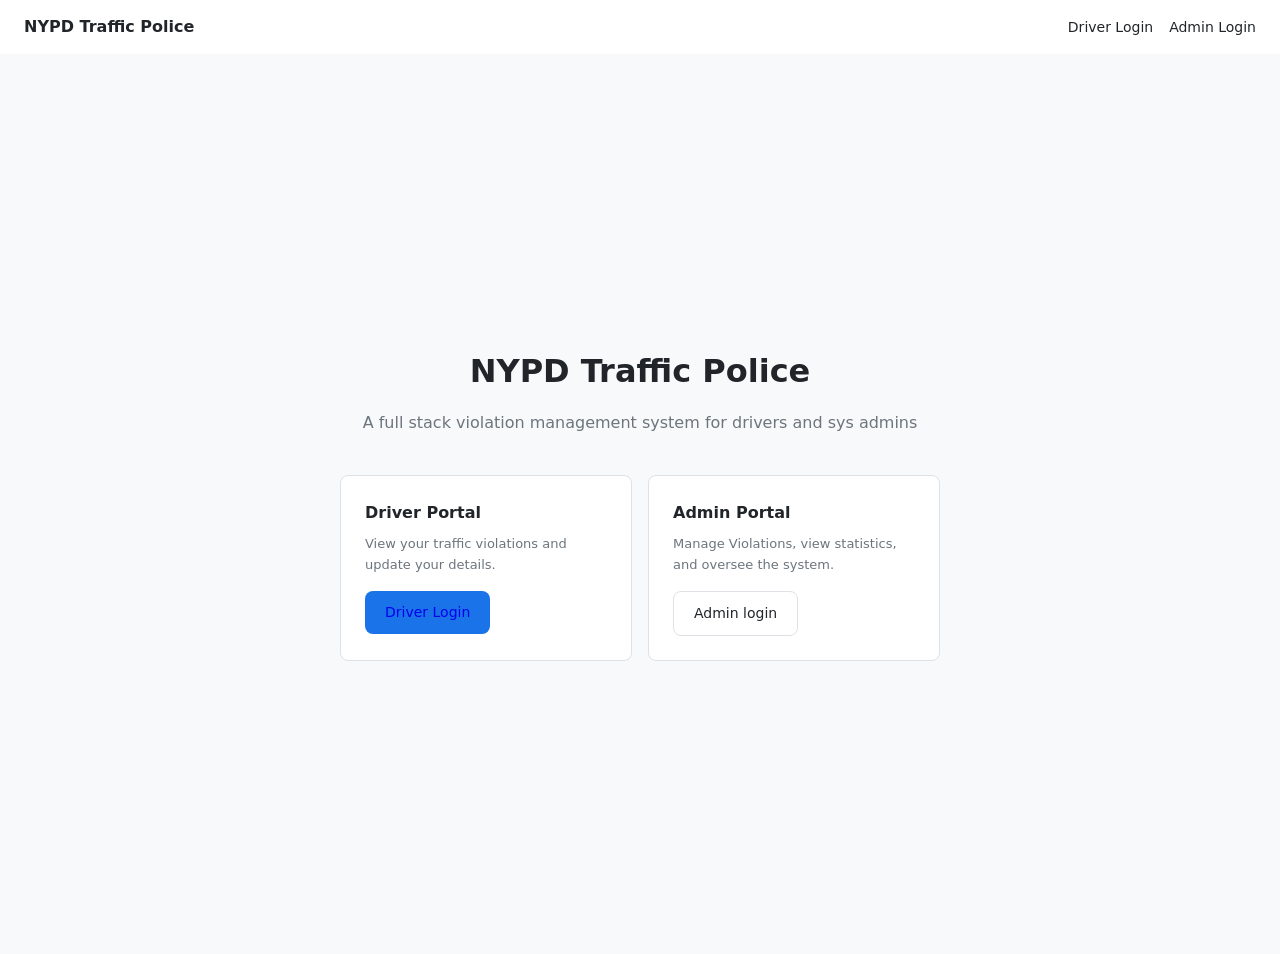
<file: web/index.html>
<!DOCTYPE html>
<html lang="en">
    <head>
        <meta charset="UTF-8">
        <meta name="viewport" content="width=device-width, initial-scale=1.0">
        <title>NYPD Traffic Police</title>
        <link rel="stylesheet" href="./css/style.css">
    </head>
    <body>
        <nav>
            <strong>NYPD Traffic Police</strong>
            <div class="nav-links" id="navLinks">
                <a href="pages/driver-login.html">Driver Login</a>
                <a href="pages/admin-login.html">Admin Login</a>
            </div>
            <button class="hamburger" id="hamburger">&#9776;</button>
        </nav>
        <div class="page-center">
            <div class="container" style="text-align: center; padding: 40px 24px; max-width: 700px;">
                <h1 style="font-size: 32px; margin-bottom: 12px;">NYPD Traffic Police</h1>
                <p style="color: var(--text-muted); margin-bottom: 40px;">A full stack violation management system for drivers and sys admins</p>
                <div class="grid-2" style="max-width: 600px; margin: 0 auto;">
                    <div class="card" style="text-align: left;">
                        <h2 style="font-size: 16px; margin-bottom: 8px;">Driver Portal</h2>
                        <p style="font-size: 13px; color: var(--text-muted); margin-bottom: 16px;">
                            View your traffic violations and update your details.
                        </p>
                        <a href="pages/driver-login.html" class="btn btn-primary">Driver Login</a>
                    </div>
                    <div class="card" style="text-align: left;">
                        <h2 style="font-size: 16px;margin-bottom: 8px;">Admin Portal</h2>
                        <p style="font-size: 13px;color:var(--text-muted);margin-bottom: 16px;">
                            Manage Violations, view statistics, and oversee the system.
                        </p>
                        <a href="pages/admin-login.html" class="btn btn-outline">Admin login</a>
                    </div>
                </div>
            </div>
        </div>
        <script>
            document.getElementById("hamburger").addEventListener('click',function(){
                document.getElementById('navLinks').classList.toggle('open');
            });
        </script>
    </body>
</html>
</file>
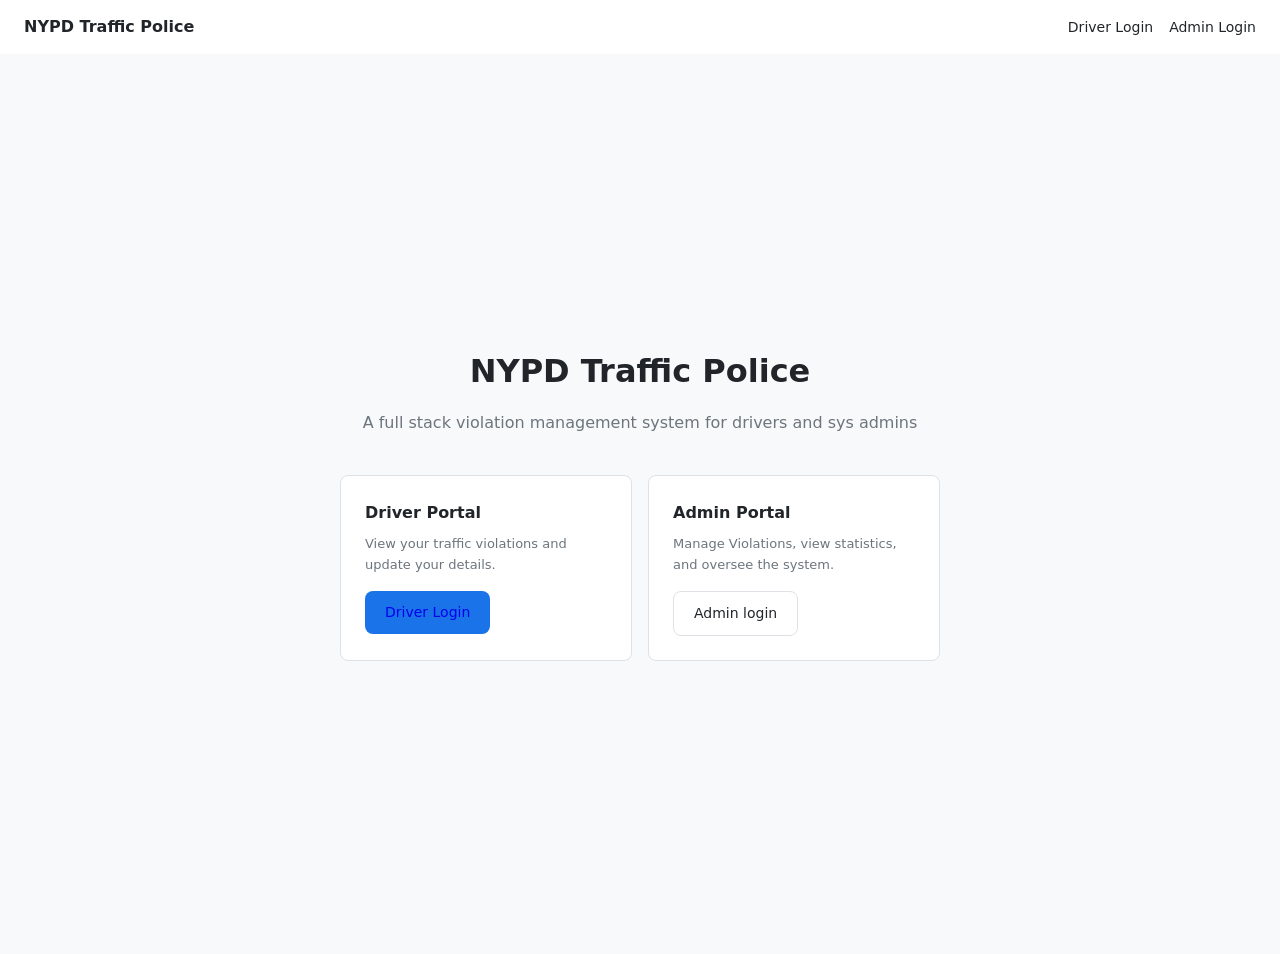
<file: web/pages/admin-dashboard.html>
<!DOCTYPE html>
<html lang="en">
    <head>
        <meta charset="UTF-8">
        <meta name="viewport" content="width=device-width,initial-scale=1.0">
        <title>Admin Dashboard - NYPD Violations</title>
        <link rel="stylesheet" href="../css/style.css">
        <style>
            .bar-row {display: flex; align-items: center; gap: 12px; margin-bottom: 8px;}
            .bar-label{min-width: 100px; font-size: 12px;}
            .bar{height: 24px; background:var(--primary); border-radius: 4px;}
            .bar-value{font-size: 12px; color:var(--text-muted);}
        </style>
    </head>
    <body>
        <nav>
            <strong>NYPD Admin</strong>
            <div class="nav-links" id="navLinks">
                <a href="admin-dashboard.html">Dashboard</a>
                <button class="btn btn-outline" onclick="logout()">Log Out</button>
            </div>
            <button class="hamburger" id="hamburger">&#9776;</button>
        </nav>
        <div class="container" style="padding:32px 24px;">
            <h1 style="font-size:24px; margin-bottom: 24px;">Admin Dashboard</h1>

            <div class="grid-3" style="margin-bottom: 24px;">
                <div class="card">
                    <p style="font-size: 12px; color: var(--text-muted);">Total Violations</p>
                    <p style="font-size: 28px; font-weight: 500;" id="totalViolations">-</p>
                </div>
                <div class="card">
                    <p style="font-size: 12px; color:var(--text-muted);">Most Common Violations</p>
                    <p style="font-size: 18px; font-weight: 500;" id="topViolation">-</p>
                </div>
                <div class="card">
                    <p style="font-size: 12px; color: var(--text-muted);">Unique violation types</p>
                    <p style="font-size: 28px; font-weight: 500;" id="uniqueTypes">-</p>
                </div>
            </div>
            <div class="card" style="margin-bottom: 24px;">
                <h2 style="font-size:16px; margin-bottom: 16px;">Violations by type</h2>
                <div id="chart">Loading stats...</div>
            </div>
            <div class="card" style="margin-bottom: 24px;">
                <h2 style="font-size: 16px; margin-bottom: 12px;">Search violations</h2>
                <div style="display:flex; gap:8px;">
                    <input type="text" id="searchDL" placeholder=" Enter Driver licence number">
                    <button class="btn btn-primary" id="searchBtn">Search</button>
                </div>
                <div id="searchResults" style="margin-top: 16px;"></div>
            </div>
            <div class="card" style="margin-bottom: 24px;">
                <h2 style="font-size: 16px; margin-bottom: 12px;" id="formTitle">Create new violation</h2>
                <div class="grid-2">
                    <div class="field">
                        <label for="vDate">Date</label>
                        <input type="date" id="vDate">
                    </div>
                    <div class="field">
                        <label for="vTime">Time</label>
                        <input type="time" id="vTime">
                    </div>
                    <div class="field" style="grid-column: 1/-1;">
                        <label for="vLocation">Location</label>
                        <input type="text" id="vLocation">
                    </div>
                    <div class="field">
                        <label for="vDLNum">Driving Licence Number</label>
                        <input type="text" id="vDLNum">
                    </div>
                    <div class="field">
                        <label for="vPID">Officer ID (PID)</label>
                        <input type="number" id="vPID">
                    </div>
                    <div class="field">
                        <label for="vVIN">Vehicle VIN</label>
                        <input type="text" id="vVIN">
                    </div>
                    <div class="field">
                        <label for="vVioCode">Violation Code</label>
                        <input type="text" id="vVioCode">
                    </div>
                    <div class="field">
                        <label for="vActCode">Action Code</label>
                        <input type="text" id="vActCode">
                    </div>
                    <div class="field" style="grid-column: 1/-1;">
                        <label for="vNotes">Notes</label>
                        <textarea id="vNotes" rows="2"></textarea>
                    </div>
                </div>
                <div style="display:flex; gap: 8px; margin-top: 12px;">
                    <button class="btn btn-primary" id="submitBtn">Create Violation</button>
                    <button class="btn btn-outline" id="cancelEditBtn" style="display: none;">Cancel edit</button>
                </div>
            
            </div>
            <div class="card" style="margin-bottom: 24px;">
                <h2 style="font-size: 16px; margin-bottom: 12px;">Add an Officer</h2>
                <div class="grid-2">
                    <div class="field">
                        <label for="oFName">Officer's First Name</label>
                        <input type="text" id="oFName">
                    </div>
                    <div class="field">
                        <label for="oLName">Officer's Last Name</label>
                        <input type="text" id="oLName">
                    </div>
                    <div class="field">
                        <label for="oPID">Officer's ID (PID)</label>
                        <input type="number" id="oPID">
                    </div>
                </div>
                <div style="display:flex; gap: 8px; margin-top: 12px;">
                    <button class="btn btn-primary" id="oSubmitBtn">Create Officer</button>
                </div>
            </div>
            <div class="grid-2">
                <div class="card" style="margin-bottom: 24px;">
                    <h2 style="font-size: 16px; margin-bottom: 12px;">Add Violation Code</h2>
                    <div class="field">
                        <label for="newVioCode">New Violation Code</label>
                        <input type="text" id="newVioCode">
                    </div>
                    <div class="field">
                        <label for="newVioCodeDesc">Description</label>
                        <textarea id="newVioCodeDesc" rows="2"></textarea>
                    </div>
                    <div style="display:flex; gap: 8px; margin-top: 12px;">
                        <button class="btn btn-primary" id="newVioSubmitBtn">Create Violation Code</button>
                    </div>
                </div>
                <div class="card" style="margin-bottom: 24px;">
                    <h2 style="font-size: 16px; margin-bottom: 12px;">Add Action Code</h2>
                    <div class="field">
                        <label for="newActCode">New Action Code</label>
                        <input type="text" id="newActCode">
                    </div>
                    <div class="field">
                        <label for="newActCodeDesc">Description</label>
                        <textarea id="newActCodeDesc" rows="2"></textarea>
                    </div>
                    <div style="display:flex; gap: 8px; margin-top: 12px;">
                        <button class="btn btn-primary" id="newActSubmitBtn">Create Action Code</button>
                    </div>
                </div>
            </div>
        </div>
        <script src="../js/auth.js"></script>
        <script src="../js/api.js"></script>
        <script src="../js/ui.js"></script>
        <script>
            let editingNID = null;

            document.getElementById('hamburger').addEventListener('click',function(){
                document.getElementById('navLinks').classList.toggle('open');
            });

            document.addEventListener('DOMContentLoaded', async function(){
                requireLogin('admin-login.html')
                requireRole('admin');
                await loadStats();
            });
            
            async function loadStats(){
                try{
                    const stats = await apiFetch('/violation/stats');
                    document.getElementById('totalViolations').textContent= stats.total_violations;

                    const topVio = stats.by_violation_type[0];
                    document.getElementById('topViolation').textContent= topVio ? topVio.VioCode + '(' + topVio.count + ')': 'None';
                    
                    document.getElementById('uniqueTypes').textContent=stats.by_violation_type.length;

                    const chartEl = document.getElementById('chart');
                    if(stats.by_violation_type.length === 0){
                        chartEl.innerHTML = '<p style="color:var(--text-muted);">No citation data yet.</p>'
                        return;
                    }

                    const max = Math.max.apply(null,stats.by_violation_type.map(function(i){ return i.count;}));

                    let html = '';
                    stats.by_violation_type.forEach(function(item){
                        const width = Math.round((item.count/max) * 300);
                        html +='<div class="bar-row">';
                        html +='<span class="bar-label">' + item.VioCode + '</span>';
                        html +='<div class="bar" style="width:'+ Math.max(width,4) +'px;"></div>';
                        html +='<span class="bar-value">' +item.count + '</span>';
                        html +='</div>';
                    });

                    chartEl.innerHTML = html;
                } catch (err){
                    document.getElementById('chart').innerHTML='<p style="color:var(--danger);">Could not load stats: ' + err.message + '</p>';
                }
            }

            //View Violations by DL number
            document.getElementById('searchBtn').addEventListener('click',async function(){
                const dlNum = document.getElementById('searchDL').value.trim();
                if(!dlNum){showToast('Enter a DL Number','error'); return;}
                showLoading('searchBtn');

                try{
                    const data = await apiFetch('/violation/dl/'+dlNum);
                    renderAdminTable(data.Violations);
                } catch (err){
                    document.getElementById('searchResults').innerHTML = 
                    '<p style="color:var(--text-muted);">No Violations Found.</p>';
                } finally{
                    hideLoading('searchBtn');
                }
            });
            function renderAdminTable(violations){
                const el = document.getElementById('searchResults');
                if (!violations || violations.length === 0){
                    el.innerHTML = '<p>No results.</p>';
                    return;
                }
                let html = '<div style="overflow-x:auto;"><table>';
                    html+='<thead><tr>';
                    html+='<th>NID</th><th>Date</th><th>Location</th><th>VioCode</th><th>Actions</th>';
                    html+='</tr></thead><tbody>';
                    violations.forEach(function(v){
                        html += '<tr>';
                        html += '<td>'+v.NID+'</td>';
                        html += '<td>'+(v.Date || '-') + '</td>';
                        html += '<td>'+(v.Location || '-') + '</td>';
                        html += '<td>'+(v.VioCode || '-') + '</td>';
                        html += '<td>';
                        html += '<button class="btn btn-outline" style="padding:4px 10px; font-size:12px; margin-right:4px;"'+
                          'onclick="editViolation(' + JSON.stringify(v).replace(/"/g, '&quot;') + ')">Edit</button>';
                        html += '<button class="btn btn-danger" style="padding:4px 10px;font-size:12px;"'+
                        'onclick="deleteViolation('+v.NID+')">Delete</button>';
                        html += '</td>';
                        html += '</tr>';
                    });
                    html += '</tbody></table></div>';
                    el.innerHTML = html;
            }

            //Create/Update
            document.getElementById('submitBtn').addEventListener('click', async function (){
                const body = {
                    violation_date: document.getElementById('vDate').value,
                    violation_time: document.getElementById('vTime').value,
                    location: document.getElementById('vLocation').value,
                    DLNum: document.getElementById('vDLNum').value,
                    PID: parseInt(document.getElementById('vPID').value) || 0,
                    VIN: document.getElementById('vVIN').value,
                    vioCode: document.getElementById('vVioCode').value,
                    notes: document.getElementById('vNotes').value,
                    actCode: document.getElementById('vActCode').value
                };
                showLoading('submitBtn');
                try{
                    if(editingNID){
                        //Update
                        await apiFetch('/violation/' + editingNID,{
                            method: 'PUT',
                            body: JSON.stringify(body)
                        });
                        showToast('Violation updated!');
                        cancelEdit();
                    }else{
                        //Create
                        await apiFetch('/violation/',{
                            method:'POST',
                            body: JSON.stringify(body)
                        });
                        showToast('Violation Created!');
                        clearForm();
                    }
                    await loadStats();
                    if(document.getElementById('searchDL').value){
                        document.getElementById('searchBtn').click();
                    }
                } catch(err){
                    showToast(err.message,'error');
                } finally{
                    hideLoading('submitBtn');
                }
            });

            //Delete
            async function deleteViolation(nid){
                const confirmed = confirm(
                    'Are you sure you want to delete violation #'+nid+'?\n'+
                    'This cannot be undone.'
                );
                if(!confirmed) return;
                try{
                    await apiFetch('/violation/' + nid, {method: 'DELETE'});
                    showToast('Violation Deleted');
                    document.getElementById('searchBtn').click();
                    await loadStats();
                } catch (err){
                    showToast(err.message,'error');
                }
            }

            //Edit

            function editViolation(violation){
                console.log("HelloWOrld");
                editingNID = violation.NID;
                document.getElementById('formTitle').textContent='Edit violation #' + violation.NID;
                document.getElementById('submitBtn').textContent = 'Update Violation';
                document.getElementById('cancelEditBtn').style.display = 'inline-block';

                document.getElementById('vDate').value = violation.NoticeDate ||'';
                document.getElementById('vTime').value     = formatTimeForInput(violation.NoticeTime) || '';
                document.getElementById('vLocation').value = violation.NoticeLocation || '';
                document.getElementById('vDLNum').value    = violation.DLNum || '';
                document.getElementById('vPID').value      = violation.PID || '';
                document.getElementById('vVIN').value      = violation.VIN || '';
                document.getElementById('vVioCode').value  = violation.VioCode || '';
                document.getElementById('vActCode').value  = violation.ActCode || '';
                document.getElementById('vNotes').value    = violation.ViolationNotes || '';

                document.getElementById('formTitle').scrollIntoView({behavior:"smooth"});
            }

            function cancelEdit(){
                editingNID = null;
                document.getElementById('formTitle').textContent = 'Create new Violation';
                document.getElementById('submitBtn').textContent = 'Create Violation';
                document.getElementById('cancelEditBtn').style.display = 'none';
                clearForm();
            }

            function clearForm(){
                 ['vDate', 'vTime', 'vLocation', 'vDLNum', 'vPID', 'vVIN', 'vVioCode', 'vActCode', 'vNotes'].forEach(function(id){document.getElementById(id).value ='';});
            }
            document.getElementById('cancelEditBtn').addEventListener('click',cancelEdit);

            //Officer form
            document.getElementById('oSubmitBtn').addEventListener('click', async function(){
                showLoading('oSubmitBtn');
                try{
                    await apiFetch('/officer/',{
                        method: 'POST',
                        body: JSON.stringify({
                            PID: document.getElementById('oPID').value,
                            FName: document.getElementById('oFName').value,
                            LName: document.getElementById('oLName').value
                        })
                    });
                    showToast('Officer Created');
                } catch (err){
                    showToast('Officer PID already exists','error');
                } finally{
                    hideLoading('oSubmitBtn');
                    clearOfficerForm();
                }

            });

            function clearOfficerForm(){
                ['oFName','oLName','oPID'].forEach(function(id){document.getElementById(id).value='';});
            }

            function formatTimeForInput(timeStr){
                if(!timeStr) return '';

                if(typeof timeStr === "string" && timeStr.startsWith('PT')){
                    const hoursMatch = timeStr.match(/(\d+)H/);
                    const minutesMatch = timeStr.match(/(\d+)M/);
                    const hours = hoursMatch ? hoursMatch[1].padStart(2,'0') : '00';
                    const minutes = minutesMatch ? minutesMatch[1].padStart(2,'0') : '00';
                    return hours + ':' + minutes;
                }

                return timeStr.substring(0,5);
            }

            function clearViolationForm(){
                ['newVioCode','newVioCodeDesc'].forEach(function(id){document.getElementById(id).value='';});
            }
            document.getElementById('newVioSubmitBtn').addEventListener('click', async function(){
                showLoading('newVioSubmitBtn');
                try{
                    await apiFetch('/violation-code/',{
                        method: 'POST',
                        body: JSON.stringify({
                            VioCode: document.getElementById('newVioCode').value,
                            Description: document.getElementById('newVioCodeDesc').value
                        })
                    });
                    showToast('Violation Code Created');
                } catch (err){
                    showToast('Violation Code Already Exists', 'error');
                } finally{
                    hideLoading('newVioSubmitBtn');
                    clearViolationForm();
                }
            });

            function clearActionForm(){
                ['newActCode', 'newActCodeDesc'].forEach(function(id){document.getElementById(id).value='';});
            }
            document.getElementById('newActSubmitBtn').addEventListener('click', async function(){
                showLoading('newActSubmitBtn');
                try{
                    await apiFetch('/action-code/',{
                        method: 'POST',
                        body: JSON.stringify({
                            ActCode: document.getElementById('newActCode').value,
                            Description: document.getElementById('newActCodeDesc').value
                        })
                    });
                    showToast('Action Code Created');
                } catch(err){
                    showToast('Action Code Already Exists', 'error');
                } finally{
                    hideLoading('newActSubmitBtn');
                    clearActionForm();
                }
            })
        </script>
    </body>
</html>
</file>
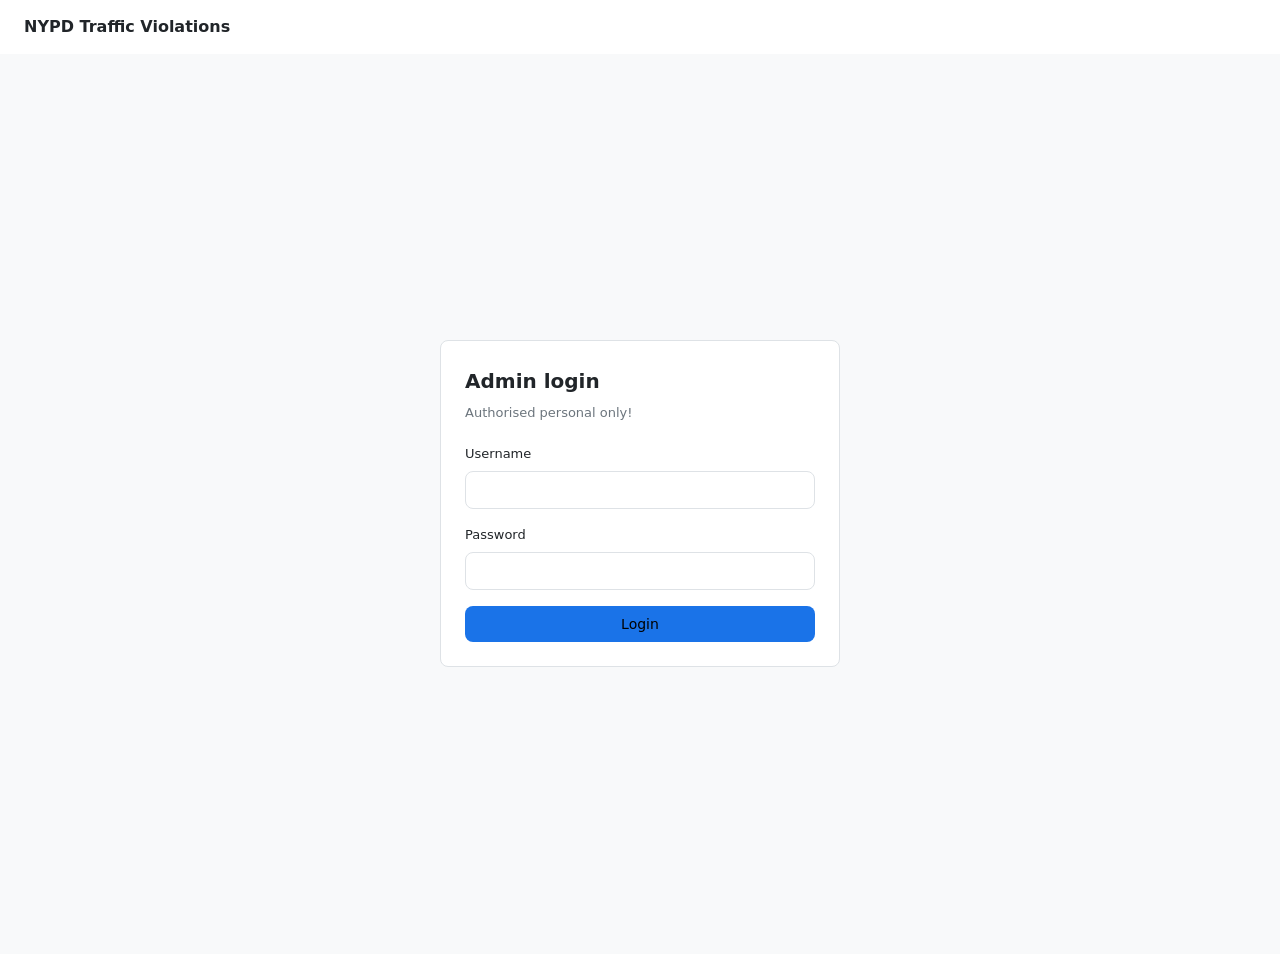
<file: web/pages/admin-login.html>
<!DOCTYPE html>
<html lang="en">
    <head>
        <meta charset="UTF-8">
        <meta name="viewport" content="width=device-width, initial-scale=1.0">
        <title>Admin Login - NYPD Violations</title>
        <link rel="stylesheet" href="../css/style.css">
    </head>
    <body>
        <nav>
            <a href="../index.html" style="text-decoration: none; color:var(--text);"><strong>NYPD Traffic Violations</strong></a>
        </nav>
        <div class="page-center">
            <div class="card" style="width: 100%; max-width: 400px;">
                <h1 style="font-size: 20px; margin-bottom: 6px;">Admin login</h1>
                <p style="color:var(--text-muted); font-size: 13px; margin-bottom: 20px;">
                    Authorised personal only!
                </p>
                <div class="field">
                    <label for="username">Username</label>
                    <input type="text" id="username">
                </div>
                <div class="field">
                    <label for="password">Password</label>
                    <input type="password" id="password">
                </div>
                <button class="btn btn-primary" id="loginBtn" style="width: 100%;">Login</button>
            </div>
        </div>
        <script src="../js/auth.js"></script>
        <script src="../js/api.js"></script>
        <script src="../js/ui.js"></script>
        <script>
            document.getElementById('loginBtn').addEventListener('click', async function(){
                const username = document.getElementById('username').value.trim();
                const password = document.getElementById('password').value;
                if(!username || ! password){
                    showToast('Please fill in both fields','error');
                    return;
                }

                showLoading('loginBtn');

                try{
                    const formData = new URLSearchParams();
                    formData.append('username', username);
                    formData.append('password',password);
                    const res = await fetch('http://127.0.0.1:8000/token/',{
                        method: 'POST',
                        headers: {'Content-Type': 'application/x-www-form-urlencoded'},
                        body:formData
                    });
                    if(!res.ok) throw new Error('Incorrect username or password');
                    const tokenData = await res.json();
                    saveToken(tokenData.access_token);
                    const user = await apiFetch('/user/by-username/' + username);
                    if(user.UserRole !== 'admin'){
                        showToast('Access Denied - Admins only','error')
                        setTimeout(function() {
                            logout();
                        }, 1500);
                        return;
                    }
                    sessionStorage.setItem('userRole', user.UserRole);
                    sessionStorage.setItem('username', username);
                    
                    window.location.href = 'admin-dashboard.html';
                } catch(err){
                    showToast(err.message,'error');
                } finally{
                    hideLoading('loginBtn');
                }
            });
        </script>
    </body>
</html>
</file>
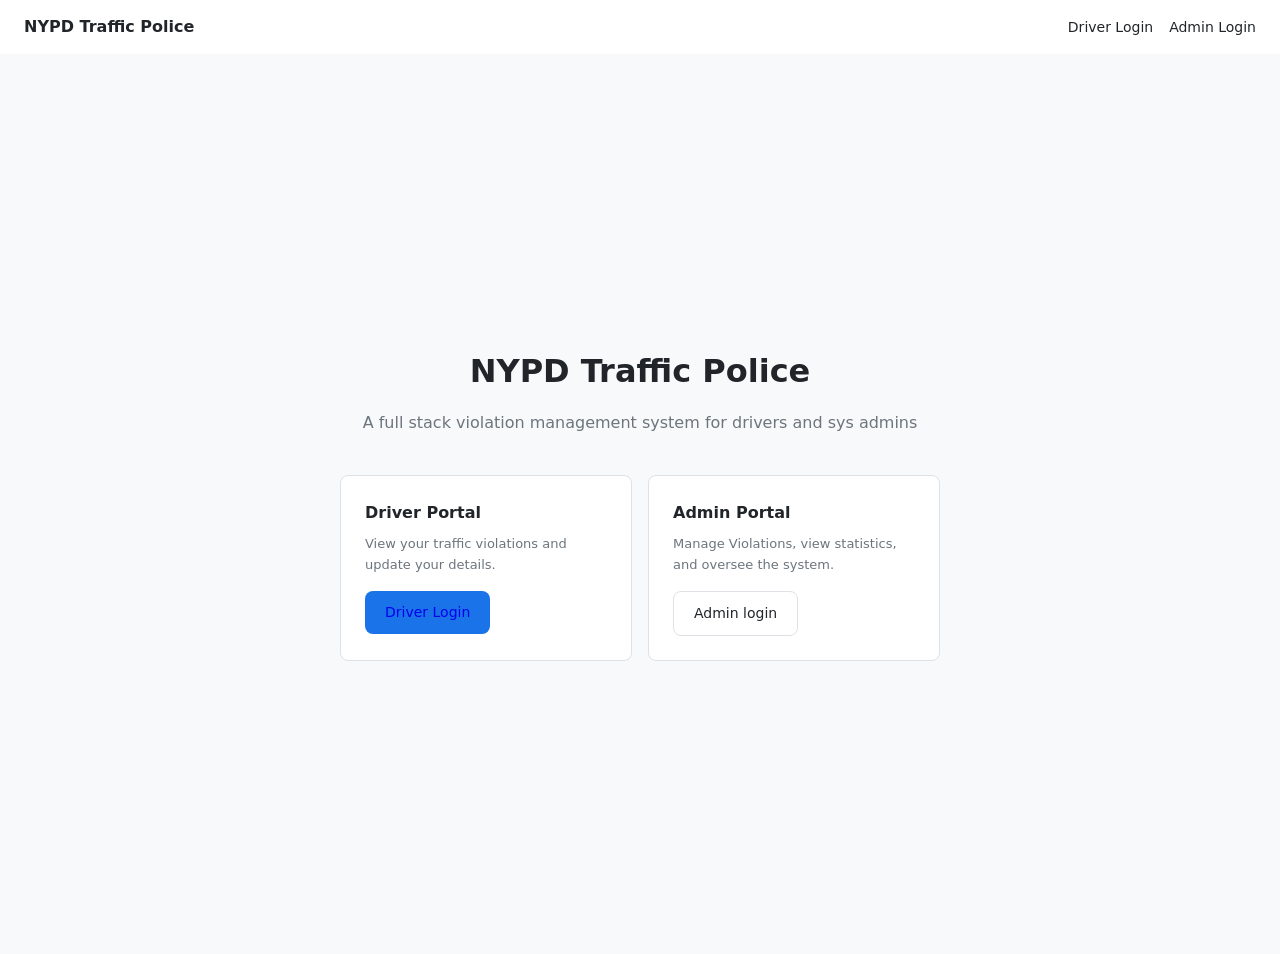
<file: web/pages/driver-dashboard.html>
<!DOCTYPE html>
<html lang="en">
    <head>
        <meta charset="UTF-8">
        <meta name="viewport" content="width=device-width, initial-scale=1.0">
        <title>My Violations - NYPD Violations</title>
        <link rel="stylesheet" href="../css/style.css">
    </head>
    <body>
        <nav>
            <strong>NYPD Traffic Violations</strong>
            <div class="nav-links" id="navLinks">
                <a href="driver-dashboard.html">Dashboard</a>
                <a href="driver-profile.html">My Profile</a>
                <button class="btn btn-outline" onclick="logout()">Log Out</button>
            </div>
            <button class="hamburger" id="hamburger">&#9776;</button>
        </nav>
        <div class="container" style="padding: 32px 24px;">
            <h1 style="font-size: 24px; margin-bottom: 8px;">My Violations</h1>
            <p style="color:var(--text-muted);margin-bottom: 24px;">
                All Traffic Violations associated with your vehicle
            </p>
            <div id="loadingMsg" style="color:var(--text-muted);">Loading Your Violations...</div>
            <div id="violationContainer"></div>
        </div>

        <script src="../js/api.js"></script>
        <script src="../js/auth.js"></script>
        <script src="../js/ui.js"></script>
        <script>
            document.getElementById('hamburger').addEventListener('click',function(){
                document.getElementById('navLinks').classList.toggle('open');
            })

            document.addEventListener('DOMContentLoaded',async function(){
                requireLogin('driver-login.html');
                requireRole('driver');

                const dlNum = sessionStorage.getItem('dlNum');
                if(!dlNum){
                    document.getElementById("loadingMsg").textContent='Could not find your license number. Please login again.';
                    return;
                }

                try{
                    const data = await apiFetch('/violation/dl/' + dlNum);
                    console.log('API Resonse: ', data);
                    console.log('First Violation: ', data.Violations[0]);
                    document.getElementById('loadingMsg').style.display = 'none';
                    renderViolations(data.Violations);
                } catch(err){
                    document.getElementById('loadingMsg').textContent = 'No violations on record'
                }
            });

            function renderViolations(violations){
                const el = document.getElementById('violationContainer');

                const realViolations = (violations || []).filter(function(v){
                    return v.NID !==null;
                })

                if(realViolations.length === 0){
                    el.innerHTML = '<div class="card"><p style="color:var(--text-muted);">No Violations on record.</p></div>'
                    return;
                }

                let html = '<div class="card" style="padding:0; overflow-x:auto;">';
                html += '<table>';
                html += "<thead><tr>";
                html += "<th>Notice #</th>";
                html += "<th>Date</th>";
                html += "<th>Time</th>";
                html += "<th>Locations</th>";
                html += "<th>Violation</th>";
                html += "<th>Action</th>";
                html += "</tr></thead>";
                html += "<tbody>";
                
                violations.forEach(function(v){
                    html += '<tr>';
                    html += "<td>" + (v.NID || '-') + "</td>";
                    html += "<td>" + (v.NoticeDate || '-') + "</td>";
                    html += "<td>" + (v.NoticeTime || '-') + "</td>";
                    html += "<td>" + (v.NoticeLocation || '-') + "</td>";
                    html += "<td>" + (v.VioCode || '-') + "</td>";
                    html += "<td>" + (v.ActCode || '-') + "</td>";
                    html += '</tr>';
                });

                html += "</tbody></table></div>";
                el.innerHTML = html;
            }
        </script>

    </body>
</html>
</file>
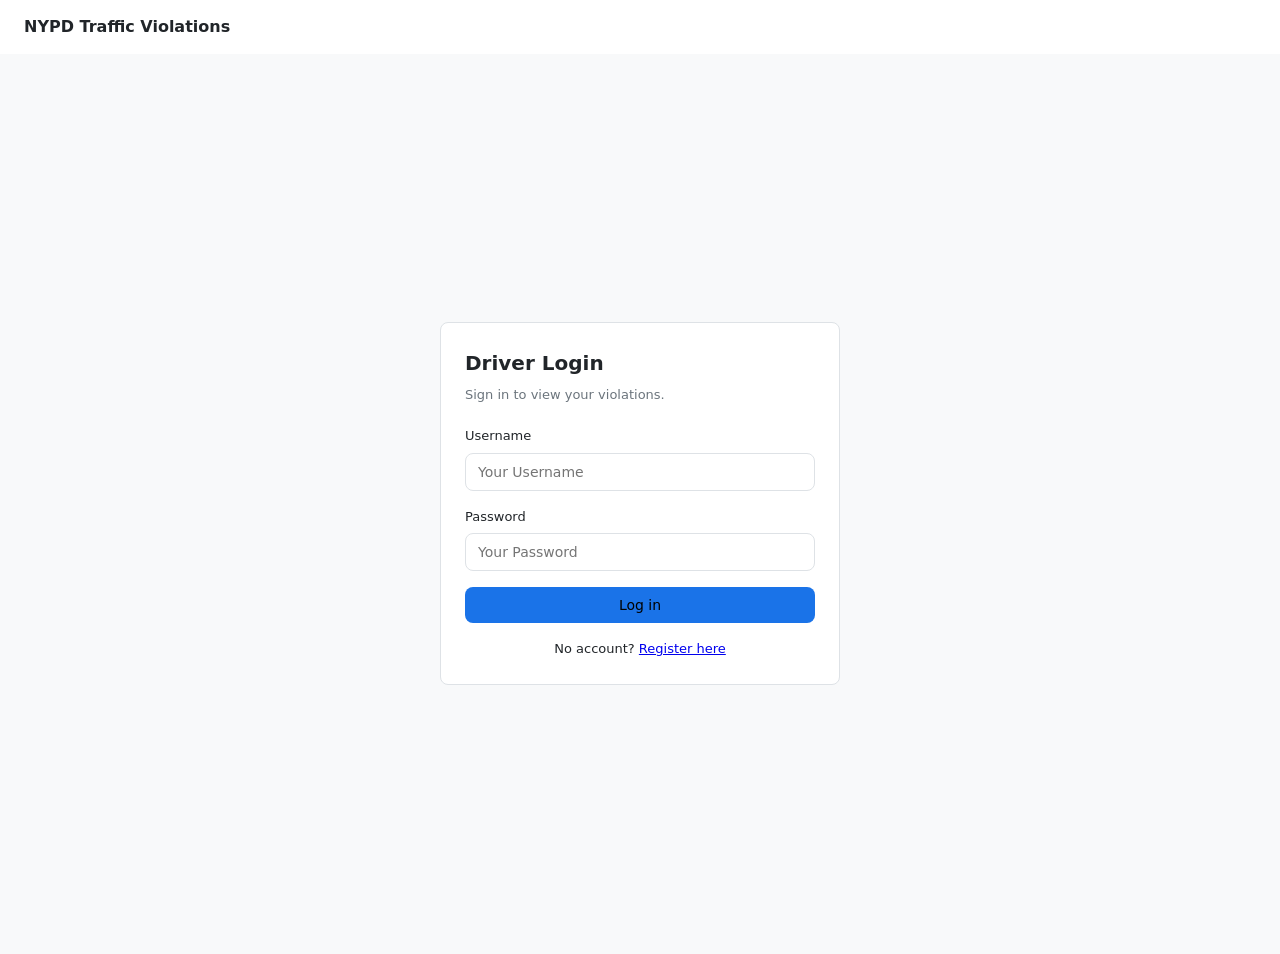
<file: web/pages/driver-login.html>
<!DOCTYPE html>
<html lang="en">
    <head>
        <meta charset="UTF-8">
        <meta name="viewport" content="device-width, initial-scale=1.0">
        <title>Driver Login - NYPD Violations</title>
        <link rel="stylesheet" href="../css/style.css">
    </head>
    <body>
        <nav>
            <a href="../index.html" style="text-decoration: none; color: var(--text);"><strong>NYPD Traffic Violations</strong></a>
        </nav>
        <div class="page-center">
            <div class="card" style="width:100%; max-width: 400px;">
                <h1 style="font-size: 20px; margin-bottom: 6px;">Driver Login</h1>
                <p style="color:var(--text-muted); font-size: 13px; margin-bottom: 20px;">
                    Sign in to view your violations.
                </p>
                <div class="field">
                    <label for="username">Username</label>
                    <input type="text" id="username" placeholder="Your Username">
                </div>
                <div class="field">
                    <label for="password">Password</label>
                    <input type="password" id="password" placeholder="Your Password">
                </div>
                <button class="btn btn-primary" id="loginBtn" style="width:100%;">Log in</button>
                <p style="margin-top: 16px; font-size: 13px; text-align: center;">
                    No account? <a href="driver-register.html">Register here</a>
                </p>
            </div>
        </div>
        <script src="../js/auth.js"></script>
        <script src="../js/api.js"></script>
        <script src="../js/ui.js"></script>
        <script>
            document.getElementById('loginBtn').addEventListener('click',async function(){
                const username = document.getElementById('username').value.trim();
                const password = document.getElementById('password').value;
                
                if(!username || !password){
                    showToast('Please fill in both fields', 'error')
                    return;
                }

                showLoading('loginBtn');
                
                try{

                    const formData = new URLSearchParams();
                    formData.append('username', username)
                    formData.append('password', password)

                    const res = await fetch('http://127.0.0.1:8000/token',{
                        method: 'POST',
                        headers: {'Content-Type': 'application/x-www-form-urlencoded'},
                        body: formData
                    });

                    if(!res.ok) throw new Error('Incorrect username or password');
                    
                    const tokenData = await res.json();
                    saveToken(tokenData.access_token);

                    const user = await apiFetch('/user/by-username/' + username);
                    sessionStorage.setItem('userRole', user.UserRole);
                    sessionStorage.setItem('username', username);

                    try{
                        const link = await apiFetch('/user-person/by-user/' + user.UserID);
                        sessionStorage.setItem('dlNum', link.DLNum);
                    } catch(err){
                        showToast('Could not find your driver record', 'error');
                        setTimeout(function(){
                            logout();
                        }, 1500)
                        
                        return;
                    }

                    if(user.UserRole !== 'driver'){
                        showToast('Please use the admin login page', 'error');
                        setTimeout(function(){
                            logout();
                        }, 1500)
                        return;
                    }

                    window.location.href = 'driver-dashboard.html';
                } catch (err){
                    showToast(err.message,'error');
                } finally{
                    hideLoading('loginBtn');
                }
            });
        </script>
    </body>
</html>
</file>
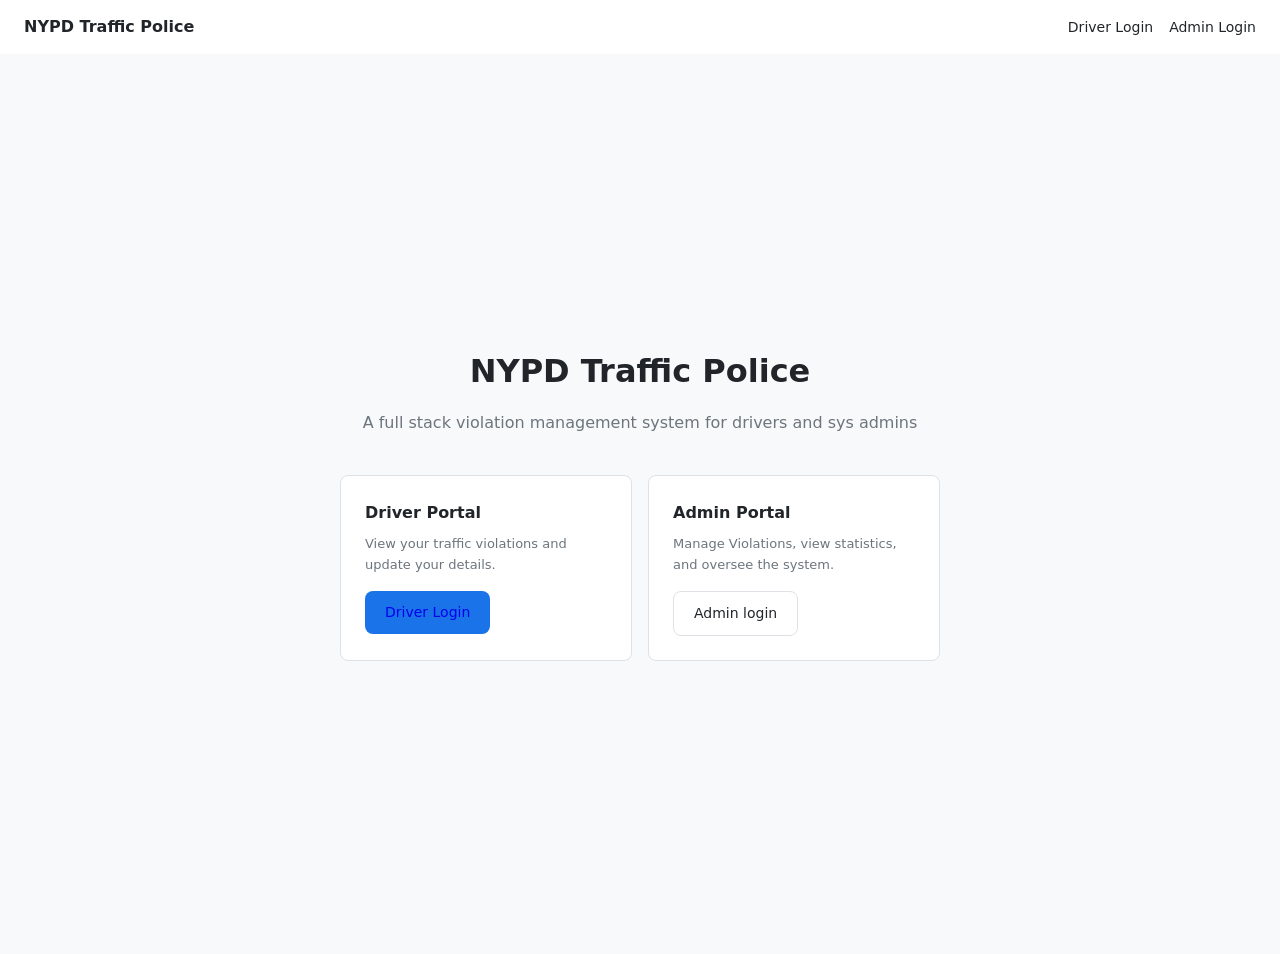
<file: web/pages/driver-profile.html>
<!DOCTYPE html>
<html lang="en">
    <head>
        <meta charset="UTF-8">
        <meta name="viewport" content="width=device-width, initial-scale=1.0">
        <title>My Profile - NYPD Violations</title>
        <link rel="stylesheet" href="../css/style.css">
    </head>
    <body>
        <nav>
            <strong>NYPD Traffic Violations</strong>
            <div class="nav-links" id="navLinks">
                <a href="driver-dashboard.html">Dashboard</a>
                <a href="driver-profile.html">My Profile</a>
                <button class="btn btn-outline" onclick="logout()">Log Out</button>
            </div>
            <button class="hamburger" id="hamburger">&#9776;</button>
        </nav>
        <div class="container" style="padding: 32px 24px; max-width: 700px;">
            <div class="card">
                <h1 style="font-size: 22px; margin-bottom: 8px;">My Profile</h1>
                <p style="color:var(--text-muted); margin-bottom: 24px;">
                    Keep your details up to date. Your driving licence number cannot be changed.
                </p>
                <div class="field">
                    <label>Driving Licence Number (read only)</label>
                    <input type="text" id="dlNumDisplay" readonly style="background: var(--bg);">
                </div>
                <div class="grid-2">
                    <div class="field">
                        <label for="fname">First Name</label>
                        <input type="text" id="fname">
                    </div>
                    <div class="field">
                        <label for="lname">Last Name</label>
                        <input type="text" id="lname">
                    </div>
                    <div class="field">
                        <label for="dob">Date Of Birth</label>
                        <input type="date" id="dob">
                    </div>
                    <div class="field">
                        <label for="eyeColor">Eye Colour</label>
                        <input type="text" id="eyeColor">
                    </div>
                    <div class="field">
                        <label for="height">Height (cm)</label>
                        <input type="number" id="height" step="0.1">
                    </div>
                    <div class="field">
                        <label for="weight">Weight (kg)</label>
                        <input type="number" id="weight" step="0.1">
                    </div>
                    <div class="field">
                        <label for="dlState">Licence State</label>
                        <input type="text" id="dlState">
                    </div>
                </div>
                <button class="btn btn-primary" id="saveBtn" style="margin-top: 16px;">Save Changes</button>
            </div>
        </div>
        <script src="../js/auth.js"></script>
        <script src="../js/api.js"></script>
        <script src="../js/ui.js"></script>
        <script>
            document.getElementById("hamburger").addEventListener('click',function(){
                document.getElementById('navLinks').classList.toggle('open');
            });

            document.addEventListener('DOMContentLoaded',async function(){
                requireLogin('driver-login.html');
                requireRole('driver');
                const dlNum = sessionStorage.getItem('dlNum');
                if(!dlNum){
                    showToast('Could not find your licence number', 'error');
                    return;
                }
                try{
                    const person = await apiFetch('/person/'+dlNum);

                    document.getElementById('dlNumDisplay').value = person.DLNum;
                    document.getElementById('fname').value = person.FName ||'';
                    document.getElementById('lname').value = person.LName ||'';
                    document.getElementById('dob').value = person.DOB || '';
                    document.getElementById('eyeColor').value = person.EyeColour || '';
                    document.getElementById('height').value = person.Height ||'';
                    document.getElementById('weight').value = person.Weight ||'';
                    document.getElementById('dlState').value = person.DLState ||'';
                }catch(err){
                    showToast('Could not load your profile', 'error');
                }
            });
            document.getElementById('saveBtn').addEventListener('click', async function(){
                showLoading('saveBtn')
                const dlNum = sessionStorage.getItem('dlNum');
                try{
                    await apiFetch('/person/' + dlNum,{
                        method: 'PUT',
                        body: JSON.stringify({
                            DLNum: dlNum,
                            FName: document.getElementById('fname').value,
                            LName: document.getElementById('lname').value,
                            DOB: document.getElementById('dob').value,
                            Height: parseFloat(document.getElementById('height').value) ||0,
                            Weight: parseFloat(document.getElementById('weight').value) || 0,
                            EyeColour: document.getElementById('eyeColor').value,
                            DLState: document.getElementById('dlState').value
                        })
                    });
                    showToast('Profile updated!');
                } catch(err){
                    showToast(err.message,'error');
                } finally{
                    hideLoading('saveBtn');
                }
            });
        </script>
    </body>
</html>
</file>
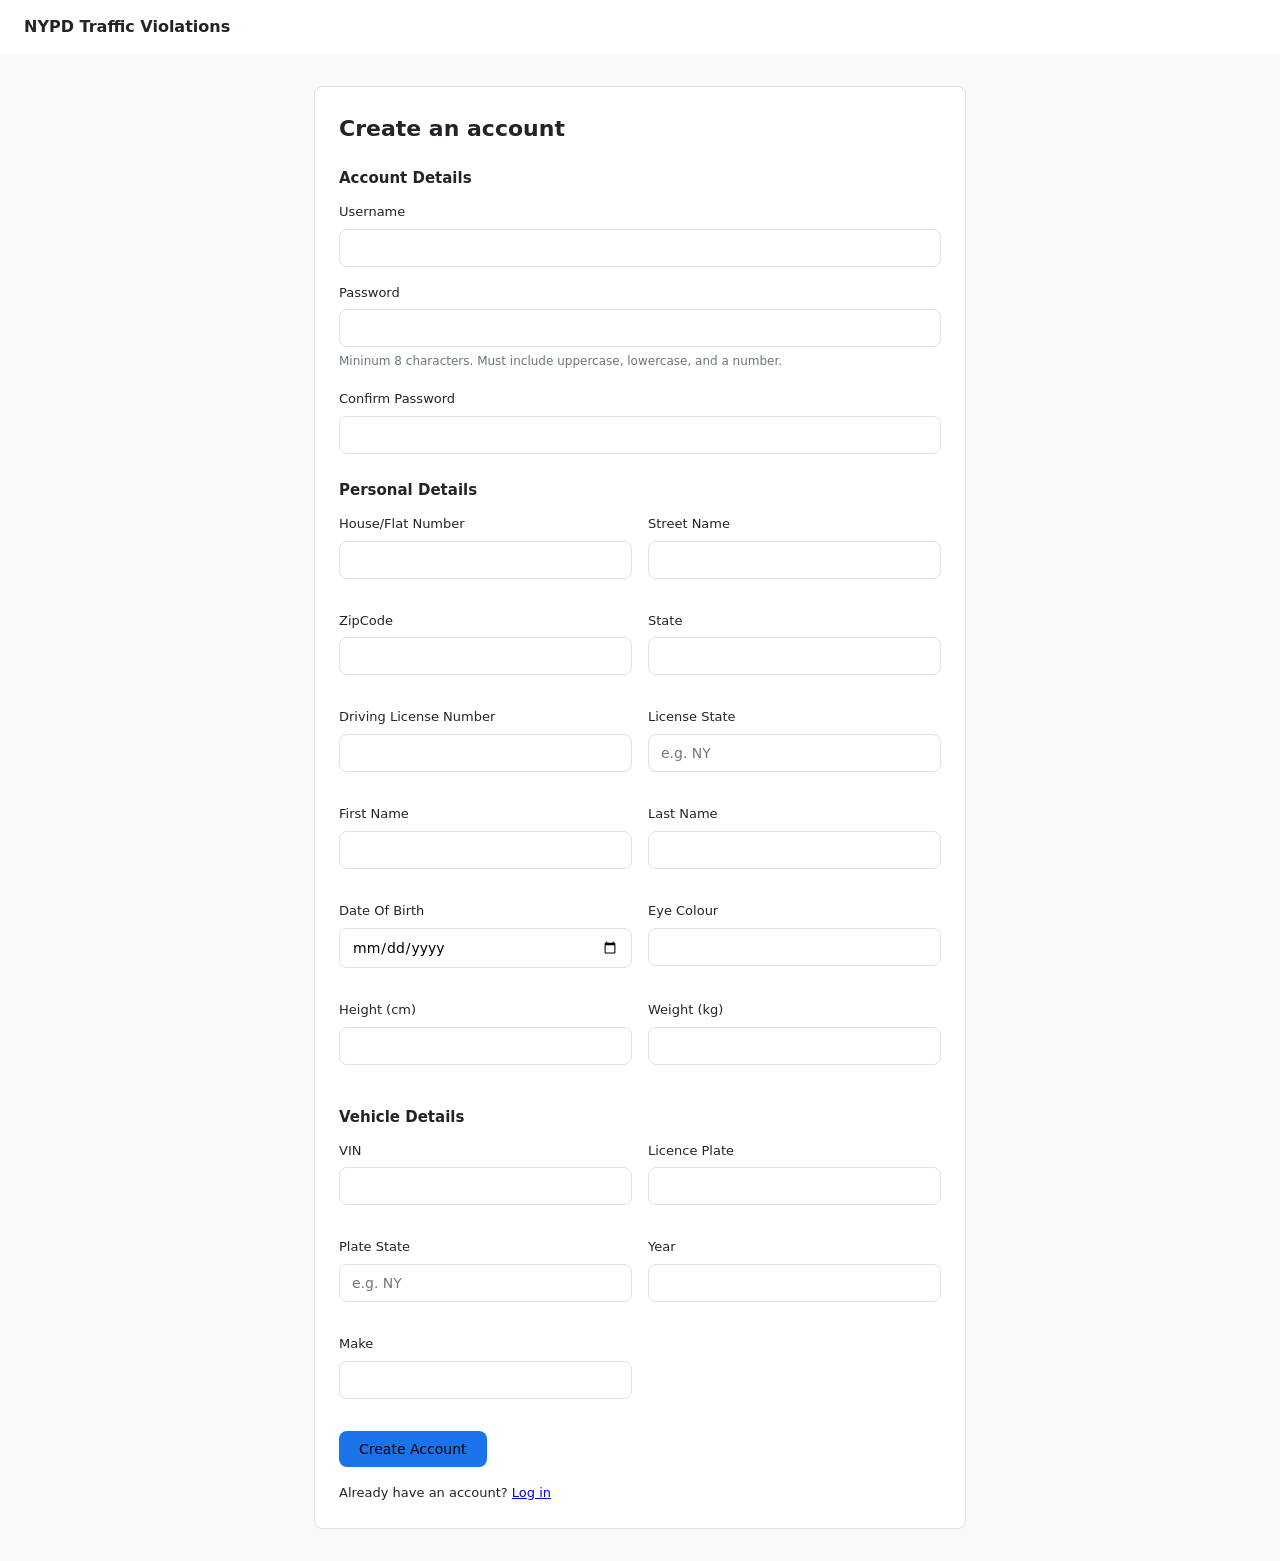
<file: web/pages/driver-register.html>
<!DOCTYPE html>
<html lang ="en">
    <head>
        <meta charset="UTF-8">
        <meta name="viewport" content="width=device-width, initial-scale=1.0">
        <title>Driver Registration - NYPD Violations</title>
        <link rel="stylesheet" href="../css/style.css">
    </head>
    <body>
        <nav>
            <a href="../index.html" style="text-decoration: none; color:var(--text);"><strong>NYPD Traffic Violations</strong></a>
        </nav>
        <div class="container" style="padding: 32px 24px; max-width: 700px;">
            <div class="card">
                <h1 style="font-size: 22px; margin-bottom: 20px;">Create an account</h1>
                <h2 style="font-size: 15px; margin-bottom: 12px;">Account Details</h2>
                <div class="field">
                    <label for="username">Username</label>
                    <input type="text" id="username">
                </div>
                <div class="field">
                    <label for="password">Password</label>
                    <input type="password" id="password">
                    <span style="font-size: 12px; color:var(--text-muted);">
                        Mininum 8 characters. Must include uppercase, lowercase, and a number.
                    </span>
                </div>
                <div class="field">
                    <label for="confirmPassword">Confirm Password</label>
                    <input type="password" id="confirmPassword">
            </div>
            <h2 style="font-size: 15px; margin: 24px 0 12px;">Personal Details</h2>
            <div class="grid-2">
                <div class="field">
                    <label for="number">House/Flat Number</label>
                    <input type="number" id="number">
                </div>
                <div class="field">
                    <label for="street">Street Name</label>
                    <input type="text" id="street">
                </div>
                <div class="field">
                    <label for="zipcode">ZipCode</label>
                    <input type="text" id="zipcode">
                </div>
                <div class="field">
                    <label for="state">State</label>
                    <input type="text" id="state">
                </div>
                <div class="field">
                    <label for="dlNum">Driving License Number</label>
                    <input type="text" id="dlNum">  
                </div>
                <div class="field">
                    <label for="dlState">License State</label>
                    <input type="text" id="dlState" placeholder="e.g. NY">
                </div>
                <div class="field">
                    <label for="fname">First Name</label>
                    <input type="text" id="fname">
                </div>
                <div class="field">
                    <label for="lname">Last Name</label>
                    <input type="text" id="lname">
                </div>
                <div class="field">
                    <label for="dob">Date Of Birth</label>
                    <input type="date" id="dob">
                </div>
                <div class="field">
                    <label for="eyeColor">Eye Colour</label>
                    <input type="text" id="eyeColor">
                </div>
                <div class="field">
                    <label for="height">Height (cm)</label>
                    <input type="number" id="height" step="0.1">
                </div>
                <div class="field">
                    <label for="weight">Weight (kg)</label>
                    <input type="number" id="weight" step="0.1">
                </div>
            </div>
            <h2 style="font-size: 15px; margin: 24px 0 12px;">Vehicle Details</h2>
            <div class="grid-2">
                <div class="field">
                    <label for="vin">VIN</label>
                    <input type="text" id="vin">
                </div>
                <div class="field">
                    <label for="lplate">Licence Plate</label>
                    <input type="text" id="lplate">
                </div>
                <div class="field">
                    <label for="statePlate">Plate State</label>
                    <input type="text" id="statePlate" placeholder="e.g. NY">
                </div>
                <div class="field">
                    <label for="year">Year</label>
                    <input type="number" id="year">
                </div>
                <div class="field">
                    <label for="make">Make</label>
                    <input type="text" id="make">
                </div>
            </div>
            <button class="btn btn-primary" id="registerBtn" style="margin-top:16px;">Create Account</button>
            <p style="margin-top: 16px; font-size: 13px;">
                Already have an account? <a href="driver-login.html">Log in</a>
            </p>
            </div>
        </div>
        <script src="../js/auth.js"></script>
        <script src="../js/api.js"></script>
        <script src="../js/ui.js"></script>
        <script src="../js/validation.js"></script>
        <script>
            ['username','password','confirmPassword','dlNum','fname','lname','dob','dlState','eyeColor','height','weight','vin','lplate','statePlate','year','make','number','street','zipcode','state'].forEach(function(id){
                const el = document.getElementById(id);
                if (el) el.addEventListener('input',function(){clearError(id);})
            });
            document.getElementById('registerBtn').addEventListener('click', async function(){
                let valid = true;

                if(!validateRequired(document.getElementById('username').value)){
                    showError('username', 'Username is required');
                    valid = false;
                }

                if(!validatePassword(document.getElementById('password').value)){
                    showError('password','Min 8 chars with uppercase, lowercase, and a number');
                    valid = false; 
                }

                if(document.getElementById('password').value !== document.getElementById('confirmPassword').value){
                    showError('confirmPassword', 'Passwords do not match');
                    valid = false;
                }
                
                if(!validateRequired(document.getElementById('dlNum').value)){
                    showError('dlNum', 'License Number is required');
                    valid = false;
                }

                if(!validateRequired(document.getElementById('fname').value)){
                    showError('fname',' First Name is required');
                    valid = false;
                }

                if(!validateRequired(document.getElementById('lname').value)){
                    showError('lname', 'Last Name is required');
                    valid = false;
                }

                if(!validateRequired(document.getElementById('dob').value)){
                    showError('dob', 'Date Of Birth is required');
                    valid = false;
                }

                if(!validateRequired(document.getElementById('dlState').value)){
                    showError('dlState','License State is required');
                    valid = false;
                }

                if(!validateRequired(document.getElementById('eyeColor').value)){
                    showError('eyeColor','Eye Colour is required');
                    valid = false;
                }

                if(!validateRequired(document.getElementById('height').value)){
                    showError('height','Height is required');
                    valid = false;
                }

                if(!validateRequired(document.getElementById('weight').value)){
                    showError('weight', 'Weight is required');
                    valid = false;
                }

                if(!validateRequired(document.getElementById('vin').value)){
                    showError('vin', 'VIN is required');
                    valid = false;
                }

                if(!validateRequired(document.getElementById('lplate').value)){
                    showError('lplate', 'Licence Plate is required');
                    valid = false;
                }

                if(!validateRequired(document.getElementById('statePlate').value)){
                    showError('statePlate', 'Plate State is required');
                    valid = false;
                }

                if(!validateRequired(document.getElementById('year').value)){
                    showError('year', 'Year is required');
                    valid = false;
                }

                if(!validateRequired(document.getElementById('make').value)){
                    showError('make','Make is required');
                    valid = false;
                }

                if(!validateRequired(document.getElementById('number').value)){
                    showError('number','House Number is required');
                    valid = false;
                }

                if(!validateRequired(document.getElementById('street').value)){
                    showError('street','Street Name is required');
                    valid = false;
                }

                if(!validateRequired(document.getElementById('state').value)){
                    showError('state','State is required');
                    valid=false;
                }

                if(!validateRequired(document.getElementById('zipcode').value)){
                    showError('zipcode','ZipCode is required');
                    valid=false;
                }

                if(!valid){
                    showToast('Please fix the errors above', 'error')
                    return;
                }

                showLoading('registerBtn');

                try{
                    const newUser = await apiFetch('/user/',{
                        method: 'POST',
                        body: JSON.stringify({
                            UserID: 0,
                            Username: document.getElementById('username').value,
                            HashedPassword: document.getElementById('password').value,
                            UserRole: 'driver'
                        })
                    });
                    
                    await apiFetch('/person/',{
                        method: 'POST',
                        body: JSON.stringify({
                            DLNum: document.getElementById('dlNum').value,
                            FName: document.getElementById('fname').value,
                            LName: document.getElementById('lname').value,
                            DOB: document.getElementById('dob').value,
                            Height: parseFloat(document.getElementById('height').value),
                            Weight: parseFloat(document.getElementById('weight').value),
                            EyeColour: document.getElementById('eyeColor').value,
                            DLState: document.getElementById('dlState').value
                        })
                    });

                    await apiFetch('/user-person/',{
                        method: 'POST',
                        body: JSON.stringify({
                            UserID: newUser.UserID,
                            DLNum: document.getElementById('dlNum').value
                        })
                    });

                    await apiFetch('/vehicle/',{
                        method: 'POST',
                        body: JSON.stringify({
                            VIN: document.getElementById('vin').value,
                            LPlate: document.getElementById('lplate').value,
                            StatePlate: document.getElementById('statePlate').value,
                            Year: parseInt(document.getElementById('year').value) || 0,
                            Make: document.getElementById('make').value
                        })
                    });

                    await apiFetch('/address/',{
                        method: 'POST',
                        body: JSON.stringify({
                            Number: document.getElementById('number').value,
                            ZipCode: document.getElementById('zipcode').value,
                            Street: document.getElementById('street').value,
                            State: document.getElementById('state').value
                        })
                    });

                    await apiFetch('/lives/', {
                        method: 'POST',
                        body: JSON.stringify({
                            DLNum: document.getElementById('dlNum').value,
                            Number: parseInt(document.getElementById('number').value) || 0,
                            ZipCode: document.getElementById('zipcode').value
                        })
                    });

                    await apiFetch('/owns/',{
                        method: 'POST',
                        body: JSON.stringify({
                            DLNum: document.getElementById('dlNum').value,
                            VIN: document.getElementById('vin').value
                        })
                    });

                    await apiFetch('/registered/',{
                        method: 'POST',
                        body: JSON.stringify({
                            Number: parseInt(document.getElementById('number').value) || 0,
                            ZipCode: document.getElementById('zipcode').value,
                            VIN: document.getElementById('vin').value
                        })
                    });

                    showToast('Account Created! Redirecting to login...');
                    setTimeout(function() {
                        window.location.href = 'driver-login.html';
                    }, 1500);
                } catch (err){
                    showToast(err.message, 'error');
                } finally{
                    hideLoading('registerBtn');
                }

            });
        </script>
    </body>
</html>
</file>
<file: web/css/style.css>
:root{
    --primary: #1a73e8;
    --primary-dark: #1557b0;
    --danger: #dc3545;
    --success: #28a745;
    --warning: #ffc107;
    --bg: #f8f9fa;
    --surface: #ffffff;
    --border: #dee2e6;
    --text: #212529;
    --text-muted: #6c757d;
    --radius: 8px;
}

*{box-sizing:  border-box; margin: 0; padding: 0;}

body{
    font-family: system-ui, -apple-system, sans-serif;
    background: var(--bg);
    color: var(--text);
    line-height: 1.6;
}

.container{
    max-width: 1100px;
    margin: 0 auto;
    padding: 0 24px;
}

.page-center{
    min-height: 100vh;
    display: flex;
    align-items: center;
    justify-content: center;
    padding: 24px;
}

.card{
    background: var(--surface);
    border: 1px solid var(--border);
    border-radius: var(--radius);
    padding: 24px;
}

.field{
    margin-bottom: 16px;
}

.field label{
    display: block;
    font-size: 13px;
    font-weight: 500;
    margin-bottom: 6px;
}

.field input, .field select, .field textarea{
    width: 100%;
    padding:10px 12px;
    border: 1px solid var(--border);
    border-radius: var(--radius);
    font-size: 14px;
    font-family: inherit;
    outline: none;
}

.field input:focus, .field select:focus, .field textarea:focus{
    border-color: var(--primary);
    box-shadow: 0 0 0 3px rgba(26,115,232,0.15);
}

.field-error{
    color: var(--danger);
    font-size: 12px;
    display: block;
    margin-top: 4px;
}

.input-error{
    border-color: var(--danger) !important;
}


.btn{
    display:inline-block;
    padding: 10px 20px;
    border-radius: var(--radius);
    border: none;
    font-size: 14px;
    font-weight: 500;
    cursor: pointer;
    text-decoration: none;
    font-family: inherit;
}

.btn:disabled{
    opacity: 0.6;
    cursor: not-allowed;
}

.btn-primary{
    background: var(--primary)
}

.btn-primary:hover:not(:disabled){
    background: var(--primary-dark);
}

.btn-danger{
    background: var(--danger);
    color: white;
}

.btn-outline{
    background: transparent;
    border: 1px solid var(--border);
    color: var(--text);
}

.btn-outline:hover{
    background: var(--bg);
}


nav{
    background: var(--surface);
    padding: 14px 24px;
    display: flex;
    justify-content: space-between;
    align-items: center;
}

.nav-links{
    display:flex;
    gap: 16px;
    align-items: center;
}

.nav-links a{
    text-decoration: none;
    color: var(--text);
    font-size: 14px;
}

.hamburger{
    display: none;
    cursor: pointer;
    font-size: 22px;
    background: none;
    border: none;
}

table{
    width: 100%;
    border-collapse: collapse;
    font-size: 13px;
}

th, td{
    padding: 10px 12px;
    text-align: left;
    border-bottom: 1px solid var(--border);
}

th{
    background: var(--bg);
    font-weight: 500;
}

.grid-2{
    display: grid;
    grid-template-columns: repeat(2,1fr);
    gap: 16px;
}

.grid-3{
    display: grid;
    grid-template-columns: repeat(3,1fr);
    gap: 16px;
}

.toast{
    position: fixed;
    bottom: 24px;
    right: 24px;
    padding: 12px 20px;
    border-radius: var(--radius);
    font-size: 14px;
    z-index: 9999;
    transition: opacity 0.3s;
    max-width: 320px;
    box-shadow: 0 2px 8px rgba(0,0,0,0.1);
}

.toast-success{
    background: #d4edda;
    color: #155724;
    border: 1px solid #c3e6cb
}

.toast-error{
    background: #f8d7da;
    color: #721c24;
    border: 1px solid #f5c6cb;
}

.toast-info{
    background: #d1ecf1;
    color: #0c5460;
    border: 1px solid #bee5eb;
}

@media(max-width: 1024px){
    .grid-3{
        grid-template-columns: repeat(2,1fr);
    }
}

@media(max-width: 767px){
    .container{
        padding: 0 16px;
    }

    .grid-3,.grid-2{
        grid-template-columns: 1fr;
    }

    .hamburger{
        display:block;
    }

    .nav-links{
        display: none;
        flex-direction: column;
        position: absolute;
        top: 60px;
        left: 0;
        right: 0;
        background: var(--surface);
        border-bottom: 1px solid var(--border);
        padding: 16px;
        z-index: 100;
    }

    .nav-links.open{
        display:flex;
    }
}
</file>
